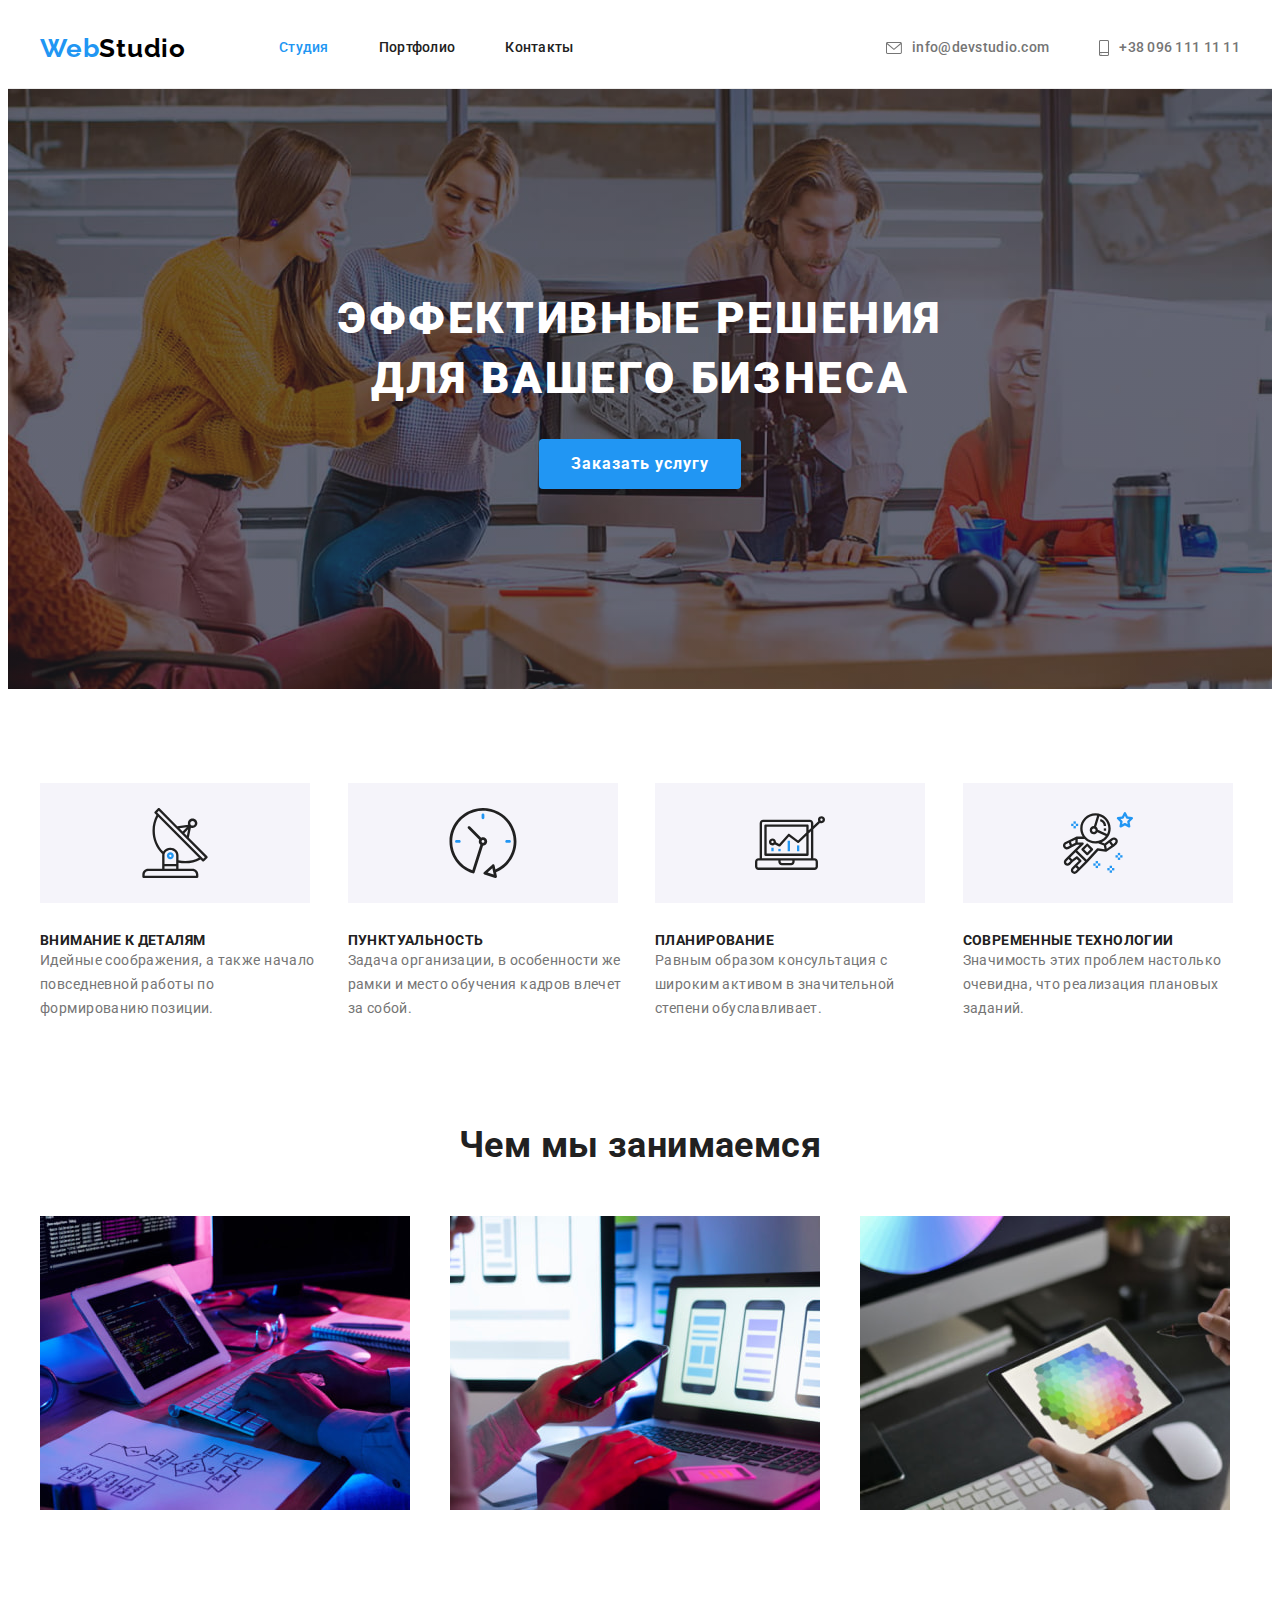
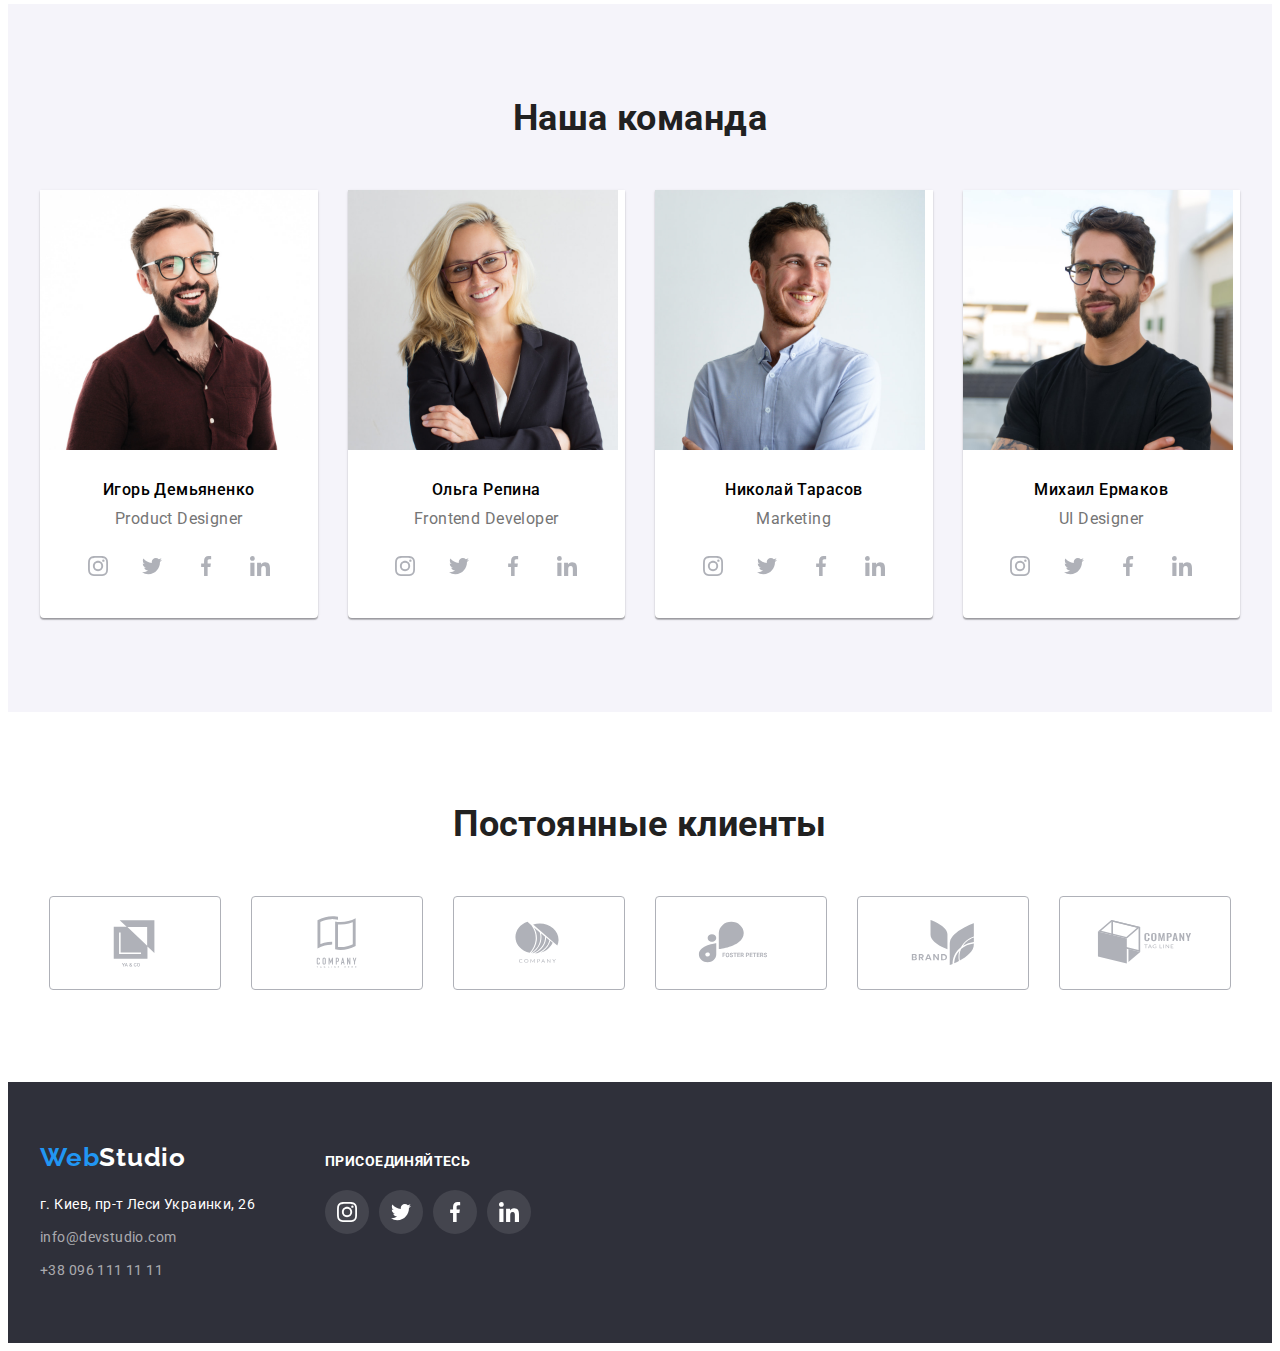
<file: index.html>
<!DOCTYPE html>
<html lang="en">
  <head>
    <meta charset="UTF-8" />
    <meta http-equiv="X-UA-Compatible" content="IE=edge" />
    <meta name="viewport" content="width=device-width, initial-scale=1.0" />
    <title>Web Studio</title>
    <!-- Project fonts -->
    <link rel="preconnect" href="https://fonts.googleapis.com" />
    <link rel="preconnect" href="https://fonts.gstatic.com" crossorigin />
    <link
      href="https://fonts.googleapis.com/css2?family=Raleway:wght@700&family=Roboto:wght@400;500;700;900&display=swap"
      rel="stylesheet"
    />
    <!-- Normalize -->
    <link
      rel="stylesheet"
      href="https://cdnjs.cloudflare.com/ajax/libs/modern-normalize/1.1.0/modern-normalize.min.css"
      integrity="sha512-wpPYUAdjBVSE4KJnH1VR1HeZfpl1ub8YT/NKx4PuQ5NmX2tKuGu6U/JRp5y+Y8XG2tV+wKQpNHVUX03MfMFn9Q=="
      crossorigin="anonymous"
      referrerpolicy="no-referrer"
    />
    <!-- Custom styles -->
    <link rel="stylesheet" href="./css/styles.css" />
  </head>
  <body>
    <!-- Шапка  сайту-->
    <header class="header">
      <div class="container header-container">
        <a href="./index.html" class="logo">Web<span class="logo-black">Studio</span> </a>
        <nav class="navigator">
          <ul class="list navigator-list">
            <li class="navigator-item">
              <a class="navigator-link current" href="./index.html">Студия</a>
            </li>
            <li class="navigator-item">
              <a class="navigator-link" href="./portfolio.html">Портфолио</a>
            </li>
            <li class="navigator-item"><a class="navigator-link" href="#contacts">Контакты</a></li>
          </ul>
        </nav>
        <ul class="list contacts-list">
          <li class="contacts-item">
            <a class="contacts" href="mailto:info@devstudio.com">
              <svg class="contacts-icon" width="16px" height="12px">
                <use href="./images/sprite.svg#icon-envelope "></use>
              </svg>
              info@devstudio.com</a
            >
          </li>
          <li class="contacts-item">
            <a class="contacts" href="tel:380961111111">
              <svg class="contacts-icon" width="10px" height="16px">
                <use href="./images/sprite.svg#icon-smartphone "></use>
              </svg>
              +38 096 111 11 11</a
            >
          </li>
        </ul>
      </div>
    </header>
    <main class="main">
      <!-- Секція "герой" -->
      <section class="hero">
        <div class="container">
          <h1 class="hero-title">Эффективные решения для вашего бизнеса</h1>
          <button class="hero-btn" type="button" name="order">Заказать услугу</button>
        </div>
      </section>
      <!-- Секція "переваги" (назва секції прихована)-->
      <section class="advantage">
        <div class="container">
          <h2 class="section-title invisible">Преимущества</h2>
          <ul class="list adv grid">
            <li class="item grid-item">
              <div class="picture-box">
                <svg class="adv-icon" width="70" height="70">
                  <use href="./images/sprite.svg#icon-antenna"></use>
                </svg>
              </div>
              <h3 class="title">Внимание к деталям</h3>
              <p class="text">
                Идейные соображения, а также начало повседневной работы по формированию позиции.
              </p>
            </li>
            <li class="item grid-item">
              <div class="picture-box">
                <svg class="adv-icon" width="70" height="70">
                  <use href="./images/sprite.svg#icon-clock"></use>
                </svg>
              </div>
              <h3 class="title">Пунктуальность</h3>
              <p class="text">
                Задача организации, в особенности же рамки и место обучения кадров влечет за собой.
              </p>
            </li>
            <li class="item grid-item">
              <div class="picture-box">
                <svg class="adv-icon" width="70" height="70">
                  <use href="./images/sprite.svg#icon-diagram"></use>
                </svg>
              </div>
              <h3 class="title">Планирование</h3>
              <p class="text">
                Равным образом консультация с широким активом в значительной степени обуславливает.
              </p>
            </li>
            <li class="item grid-item">
              <div class="picture-box">
                <svg class="adv-icon" width="70" height="70">
                  <use href="./images/sprite.svg#icon-astronaut"></use>
                </svg>
              </div>
              <h3 class="title">Современные технологии</h3>
              <p class="text">
                Значимость этих проблем настолько очевидна, что реализация плановых заданий.
              </p>
            </li>
          </ul>
        </div>
      </section>
      <!-- Секція "Чим ми займаємось" -->
      <section class="works">
        <div class="container">
          <h2 class="section-title">Чем мы занимаемся</h2>
          <ul class="list work grid">
            <li class="grid-item">
              <img src="./images/work/img1.jpg" alt="Web development" width="370" />
            </li>
            <li class="grid-item">
              <img src="./images/work/img2.jpg" alt="Mobile applications" width="370" />
            </li>
            <li class="grid-item"><img src="./images/work/img3.jpg" alt="Design" width="370" /></li>
          </ul>
        </div>
      </section>
      <!-- Секція "команда" -->
      <section class="comand">
        <div class="container">
          <h2 class="section-title">Наша команда</h2>
          <ul class="list ccards grid">
            <li class="ccard grid-item">
              <img src="./images/comand/img1.jpg" alt="photo by Igor Demyanenko" width="270" />
              <div class="person">
                <h3 class="name">Игорь Демьяненко</h3>
                <p class="prof" lang="en">Product Designer</p>
                <ul class="social list">
                  <li class="social-item">
                    <a
                      class="social-link"
                      href=""
                      target="_blank"
                      rel="noopener noreferrer"
                      aria-label="Instagram"
                    >
                      <svg class="social-icon" width="20" height="20">
                        <use href="./images/sprite.svg#icon-instagram"></use>
                      </svg>
                    </a>
                  </li>
                  <li class="social-item">
                    <a
                      class="social-link"
                      href=""
                      target="_blank"
                      rel="noopener noreferrer"
                      aria-label="twitter"
                    >
                      <svg class="social-icon" width="20" height="20">
                        <use href="./images/sprite.svg#icon-twitter"></use>
                      </svg>
                    </a>
                  </li>
                  <li class="social-item">
                    <a
                      class="social-link"
                      href=""
                      target="_blank"
                      rel="noopener noreferrer"
                      aria-label="facebook"
                    >
                      <svg class="social-icon" width="20" height="20">
                        <use href="./images/sprite.svg#icon-facebook"></use>
                      </svg>
                    </a>
                  </li>
                  <li class="social-item">
                    <a
                      class="social-link"
                      href=""
                      target="_blank"
                      rel="noopener noreferrer"
                      aria-label="linkedin"
                    >
                      <svg class="social-icon" width="20" height="20">
                        <use href="./images/sprite.svg#icon-linkedin"></use>
                      </svg>
                    </a>
                  </li>
                </ul>
              </div>
            </li>
            <li class="ccard grid-item">
              <img src="./images/comand/img2.jpg" alt="photo by Olga Repina" width="270" />
              <div class="person">
                <h3 class="name">Ольга Репина</h3>
                <p class="prof" lang="en">Frontend Developer</p>
                <ul class="social list">
                  <li class="social-item">
                    <a
                      class="social-link"
                      href=""
                      target="_blank"
                      rel="noopener noreferrer"
                      aria-label="Instagram"
                    >
                      <svg class="social-icon" width="20" height="20">
                        <use href="./images/sprite.svg#icon-instagram"></use>
                      </svg>
                    </a>
                  </li>
                  <li class="social-item">
                    <a
                      class="social-link"
                      href=""
                      target="_blank"
                      rel="noopener noreferrer"
                      aria-label="twitter"
                    >
                      <svg class="social-icon" width="20" height="20">
                        <use href="./images/sprite.svg#icon-twitter"></use>
                      </svg>
                    </a>
                  </li>
                  <li class="social-item">
                    <a
                      class="social-link"
                      href=""
                      target="_blank"
                      rel="noopener noreferrer"
                      aria-label="facebook"
                    >
                      <svg class="social-icon" width="20" height="20">
                        <use href="./images/sprite.svg#icon-facebook"></use>
                      </svg>
                    </a>
                  </li>
                  <li class="social-item">
                    <a
                      class="social-link"
                      href=""
                      target="_blank"
                      rel="noopener noreferrer"
                      aria-label="linkedin"
                    >
                      <svg class="social-icon" width="20" height="20">
                        <use href="./images/sprite.svg#icon-linkedin"></use>
                      </svg>
                    </a>
                  </li>
                </ul>
              </div>
            </li>
            <li class="ccard grid-item">
              <img src="./images/comand/img3.jpg" alt="photo by Nikolai Tarasov" width="270" />
              <div class="person">
                <h3 class="name">Николай Тарасов</h3>
                <p class="prof" lang="en">Marketing</p>
                <ul class="social list">
                  <li class="social-item">
                    <a
                      class="social-link"
                      href=""
                      target="_blank"
                      rel="noopener noreferrer"
                      aria-label="Instagram"
                    >
                      <svg class="social-icon" width="20" height="20">
                        <use href="./images/sprite.svg#icon-instagram"></use>
                      </svg>
                    </a>
                  </li>
                  <li class="social-item">
                    <a
                      class="social-link"
                      href=""
                      target="_blank"
                      rel="noopener noreferrer"
                      aria-label="twitter"
                    >
                      <svg class="social-icon" width="20" height="20">
                        <use href="./images/sprite.svg#icon-twitter"></use>
                      </svg>
                    </a>
                  </li>
                  <li class="social-item">
                    <a
                      class="social-link"
                      href=""
                      target="_blank"
                      rel="noopener noreferrer"
                      aria-label="facebook"
                    >
                      <svg class="social-icon" width="20" height="20">
                        <use href="./images/sprite.svg#icon-facebook"></use>
                      </svg>
                    </a>
                  </li>
                  <li class="social-item">
                    <a
                      class="social-link"
                      href=""
                      target="_blank"
                      rel="noopener noreferrer"
                      aria-label="linkedin"
                    >
                      <svg class="social-icon" width="20" height="20">
                        <use href="./images/sprite.svg#icon-linkedin"></use>
                      </svg>
                    </a>
                  </li>
                </ul>
              </div>
            </li>
            <li class="ccard grid-item">
              <img src="./images/comand/img4.jpg" alt="photo by Mikhail Ermakov" width="270" />
              <div class="person">
                <h3 class="name">Михаил Ермаков</h3>
                <p class="prof" lang="en">UI Designer</p>
                <ul class="social list">
                  <li class="social-item">
                    <a
                      class="social-link"
                      href=""
                      target="_blank"
                      rel="noopener noreferrer"
                      aria-label="Instagram"
                    >
                      <svg class="social-icon" width="20" height="20">
                        <use href="./images/sprite.svg#icon-instagram"></use>
                      </svg>
                    </a>
                  </li>
                  <li class="social-item">
                    <a
                      class="social-link"
                      href=""
                      target="_blank"
                      rel="noopener noreferrer"
                      aria-label="twitter"
                    >
                      <svg class="social-icon" width="20" height="20">
                        <use href="./images/sprite.svg#icon-twitter"></use>
                      </svg>
                    </a>
                  </li>
                  <li class="social-item">
                    <a
                      class="social-link"
                      href=""
                      target="_blank"
                      rel="noopener noreferrer"
                      aria-label="facebook"
                    >
                      <svg class="social-icon" width="20" height="20">
                        <use href="./images/sprite.svg#icon-facebook"></use>
                      </svg>
                    </a>
                  </li>
                  <li class="social-item">
                    <a
                      class="social-link"
                      href=""
                      target="_blank"
                      rel="noopener noreferrer"
                      aria-label="linkedin"
                    >
                      <svg class="social-icon" width="20" height="20">
                        <use href="./images/sprite.svg#icon-linkedin"></use>
                      </svg>
                    </a>
                  </li>
                </ul>
              </div>
            </li>
          </ul>
        </div>
      </section>
      <!-- Секція "Постійні клієнти" -->
      <section class="clients">
        <div class="container">
          <h2 class="section-title">Постоянные клиенты</h2>
          <ul class="list">
            <li class="item">
              <a class="link" href="">
                <svg class="clients-icon" width="106" height="60">
                  <use href="./images/sprite.svg#icon-logo1"></use>
                </svg>
              </a>
            </li>
            <li class="item">
              <a class="link" href="">
                <svg class="clients-icon" width="106" height="60">
                  <use href="./images/sprite.svg#icon-logo2"></use>
                </svg>
              </a>
            </li>
            <li class="item">
              <a class="link" href="">
                <svg class="clients-icon" width="106" height="60">
                  <use href="./images/sprite.svg#icon-logo3"></use>
                </svg>
              </a>
            </li>
            <li class="item">
              <a class="link" href="">
                <svg class="clients-icon" width="106" height="60">
                  <use href="./images/sprite.svg#icon-logo4"></use>
                </svg>
              </a>
            </li>
            <li class="item">
              <a class="link" href="">
                <svg class="clients-icon" width="106" height="60">
                  <use href="./images/sprite.svg#icon-logo5"></use>
                </svg>
              </a>
            </li>
            <li class="item">
              <a class="link" href="">
                <svg class="clients-icon" width="106" height="60">
                  <use href="./images/sprite.svg#icon-logo6"></use>
                </svg>
              </a>
            </li>
          </ul>
        </div>
      </section>
    </main>
    <!-- Підвал сайту -->
    <footer class="footer">
      <div class="container">
        <div class="address-container">
          <a class="logo" href="./index.html">Web<span class="logo-white">Studio</span> </a>
          <address class="address" id="contacts">
            <ul class="list ads">
              <li class="item">
                <a
                  class="map"
                  href="//goo.gl/maps/XvVAJL7zwZZcy64VA"
                  target="_blank"
                  rel="noopener noreferrer"
                  >г. Киев, пр-т Леси Украинки, 26</a
                >
              </li>
              <li class="item">
                <a class="mail" href="mailto:info@devstudio.com">info@devstudio.com</a>
              </li>
              <li class="item">
                <a class="tel" href="tel:380961111111">+38 096 111 11 11</a>
              </li>
            </ul>
          </address>
        </div>
        <div class="call">
          <h3 class="call-title">Присоединяйтесь</h3>
          <ul class="list">
            <li class="item">
              <a
                class="call-link"
                href=""
                target="_blank"
                rel="noopener noreferrer"
                aria-label="Instagram"
              >
                <svg class="call-icon" width="20" height="20">
                  <use href="./images/sprite.svg#icon-instagram"></use>
                </svg>
              </a>
            </li>
            <li class="item">
              <a
                class="call-link"
                href=""
                target="_blank"
                rel="noopener noreferrer"
                aria-label="twitter"
              >
                <svg class="call-icon" width="20" height="20">
                  <use href="./images/sprite.svg#icon-twitter"></use>
                </svg>
              </a>
            </li>
            <li class="item">
              <a
                class="call-link"
                href=""
                target="_blank"
                rel="noopener noreferrer"
                aria-label="facebook"
              >
                <svg class="call-icon" width="20" height="20">
                  <use href="./images/sprite.svg#icon-facebook"></use>
                </svg>
              </a>
            </li>
            <li class="item">
              <a
                class="call-link"
                href=""
                target="_blank"
                rel="noopener noreferrer"
                aria-label="linkedin"
              >
                <svg class="call-icon" width="20" height="20">
                  <use href="./images/sprite.svg#icon-linkedin"></use>
                </svg>
              </a>
            </li>
          </ul>
        </div>
      </div>
    </footer>
  </body>
</html>
</file>
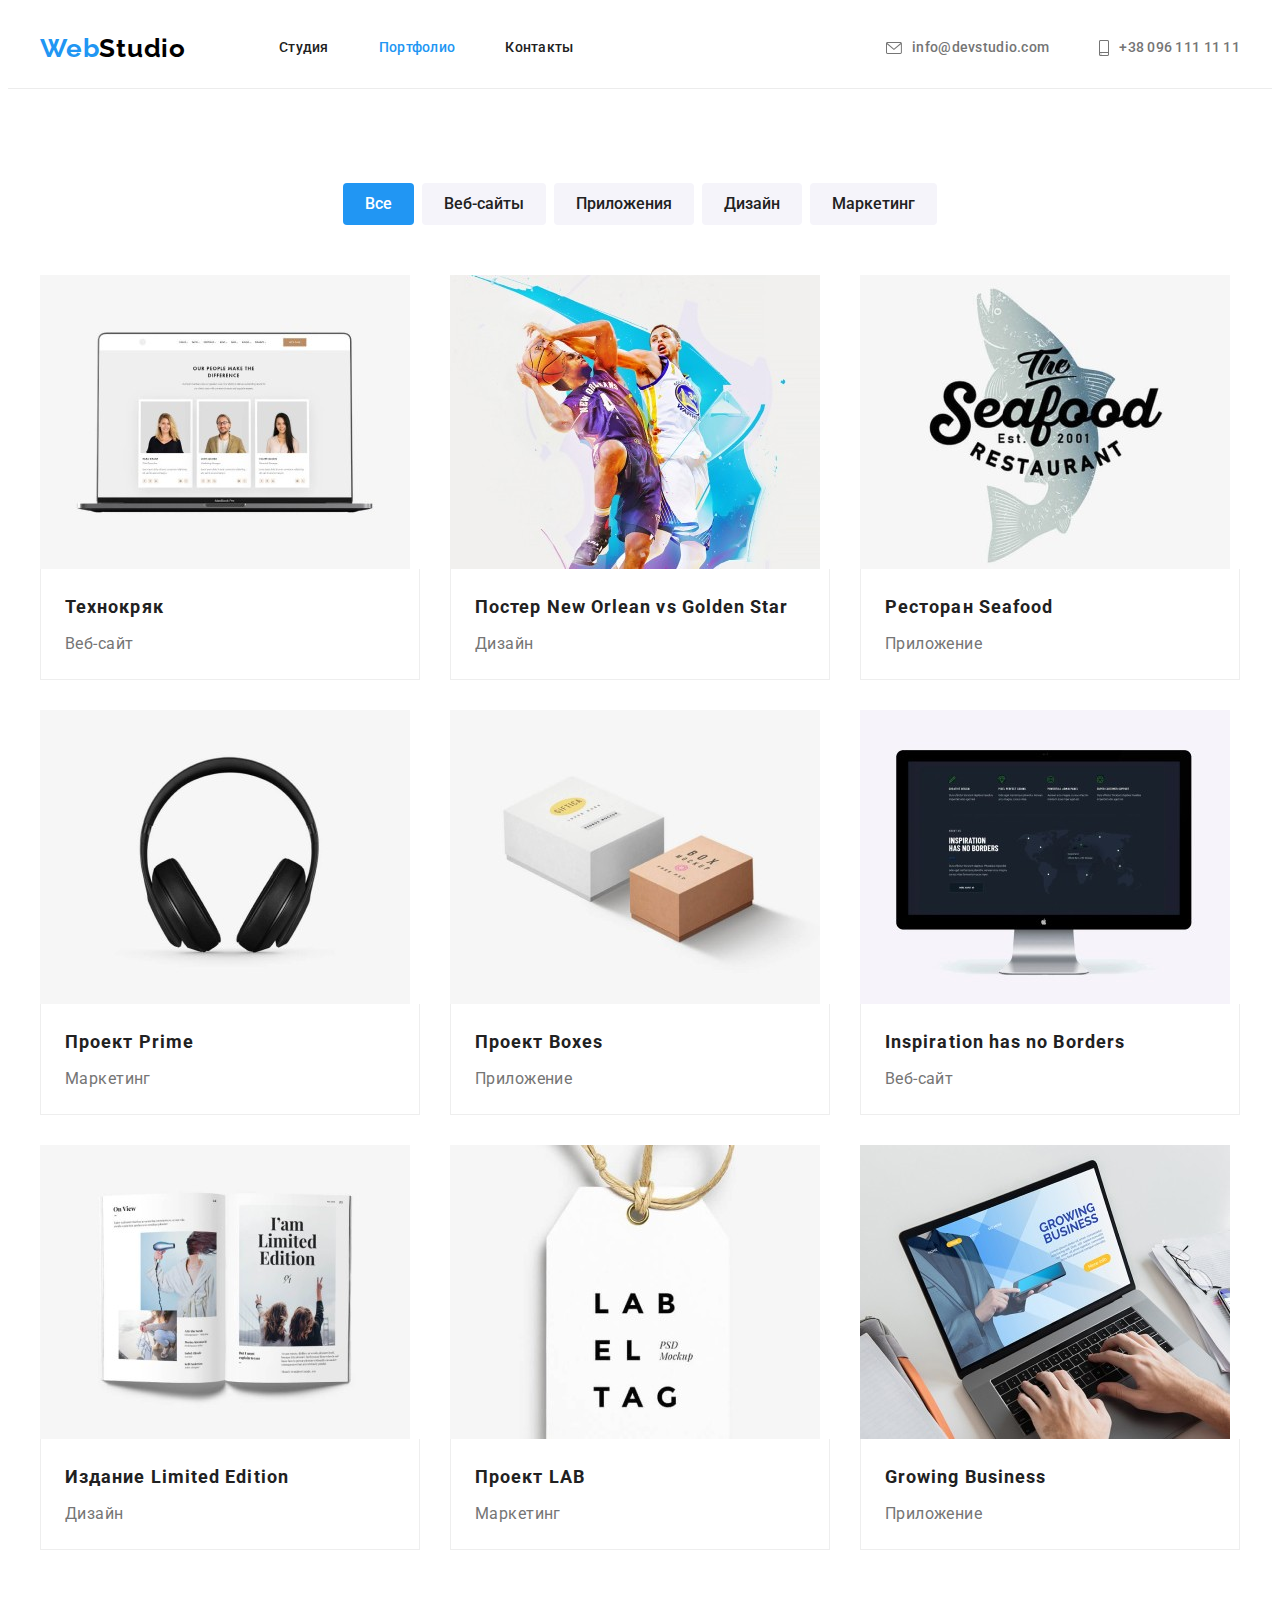
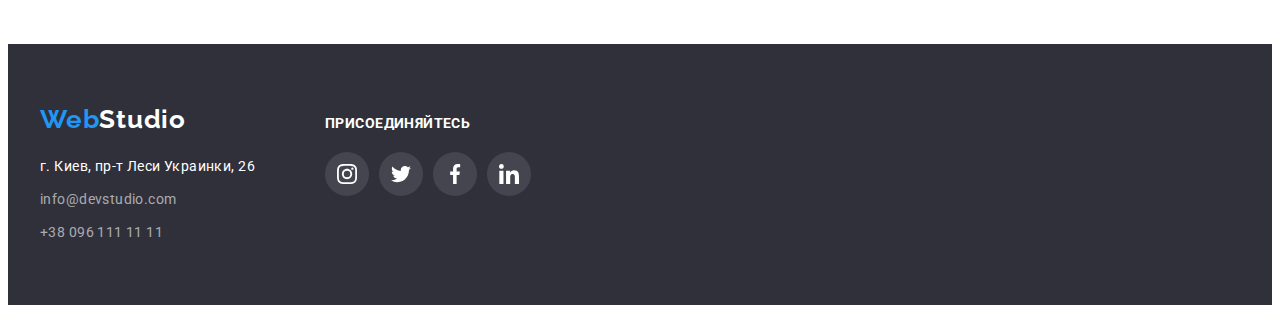
<file: portfolio.html>
<!DOCTYPE html>
<html lang="en">
  <head>
    <meta charset="UTF-8" />
    <meta http-equiv="X-UA-Compatible" content="IE=edge" />
    <meta name="viewport" content="width=device-width, initial-scale=1.0" />
    <title>Portfolio</title>
    <!-- Project fonts -->
    <link rel="preconnect" href="https://fonts.googleapis.com" />
    <link rel="preconnect" href="https://fonts.gstatic.com" crossorigin />
    <link
      href="https://fonts.googleapis.com/css2?family=Raleway:wght@700&family=Roboto:wght@400;500;700;900&display=swap"
      rel="stylesheet"
    />
    <!-- Normalize -->
    <link
      rel="stylesheet"
      href="https://cdnjs.cloudflare.com/ajax/libs/modern-normalize/1.1.0/modern-normalize.min.css"
      integrity="sha512-wpPYUAdjBVSE4KJnH1VR1HeZfpl1ub8YT/NKx4PuQ5NmX2tKuGu6U/JRp5y+Y8XG2tV+wKQpNHVUX03MfMFn9Q=="
      crossorigin="anonymous"
      referrerpolicy="no-referrer"
    />
    <!-- Custom styles -->
    <link rel="stylesheet" href="./css/styles.css" />
  </head>
  <body>
    <!-- Шапка сайту -->
    <header class="header">
      <div class="container header-container">
        <a href="./index.html" class="logo">Web<span class="logo-black">Studio</span> </a>
        <nav class="navigator">
          <ul class="list navigator-list">
            <li class="navigator-item"><a class="navigator-link" href="./index.html">Студия</a></li>
            <li class="navigator-item">
              <a class="navigator-link current" href="./portfolio.html">Портфолио</a>
            </li>
            <li class="navigator-item"><a class="navigator-link" href="#contacts">Контакты</a></li>
          </ul>
        </nav>
        <ul class="list contacts-list">
          <li class="contacts-item">
            <a class="contacts" href="mailto:info@devstudio.com">
              <svg class="contacts-icon" width="16px" height="12px">
                <use href="./images/sprite.svg#icon-envelope "></use>
              </svg>
              info@devstudio.com</a
            >
          </li>
          <li class="contacts-item">
            <a class="contacts" href="tel:380961111111">
              <svg class="contacts-icon" width="10px" height="16px">
                <use href="./images/sprite.svg#icon-smartphone "></use>
              </svg>
              +38 096 111 11 11</a
            >
          </li>
        </ul>
      </div>
    </header>
    <main>
      <section class="section portfolio">
        <h1 class="invisible">Портфолио</h1>
        <!-- Кнопки вибору -->
        <div class="container">
          <ul class="list button">
            <li class="item"><button class="btn current" type="button">Все</button></li>
            <li class="item"><button class="btn" type="button">Веб-сайты</button></li>
            <li class="item"><button class="btn" type="button">Приложения</button></li>
            <li class="item"><button class="btn" type="button">Дизайн</button></li>
            <li class="item"><button class="btn" type="button">Маркетинг</button></li>
          </ul>
          <!-- Картки вибіркового перегляду  -->
          <ul class="list cards grid">
            <li class="item grid-item">
              <a class="card" href="">
                <img src="./images/portfolio/img1.jpg" width="370" alt="Технокряк" />
                <div class="text-bloc">
                  <h2 class="card-title">Технокряк</h2>
                  <p class="card-type">Веб-сайт</p>
                </div>
              </a>
            </li>
            <li class="item grid-item">
              <a class="card" href="">
                <img
                  src="./images/portfolio/img2.jpg"
                  width="370"
                  alt="Постер New Orlean vs Golden Star"
                />
                <div class="text-bloc">
                  <h2 class="card-title">Постер New Orlean vs Golden Star</h2>
                  <p class="card-type">Дизайн</p>
                </div>
              </a>
            </li>
            <li class="item grid-item">
              <a class="card" href="">
                <img src="./images/portfolio/img3.jpg" width="370" alt="Ресторан Seafood" />
                <div class="text-bloc">
                  <h2 class="card-title">Ресторан Seafood</h2>
                  <p class="card-type">Приложение</p>
                </div>
              </a>
            </li>
            <li class="item grid-item">
              <a class="card" href="">
                <img src="./images/portfolio/img4.jpg" width="370" alt="Проект Prime" />
                <div class="text-bloc">
                  <h2 class="card-title">Проект Prime</h2>
                  <p class="card-type">Маркетинг</p>
                </div>
              </a>
            </li>
            <li class="item grid-item">
              <a class="card" href="">
                <img src="./images/portfolio/img5.jpg" width="370" alt="Проект Boxes" />
                <div class="text-bloc">
                  <h2 class="card-title">Проект Boxes</h2>
                  <p class="card-type">Приложение</p>
                </div>
              </a>
            </li>
            <li class="item grid-item">
              <a class="card" href="">
                <img
                  src="./images/portfolio/img6.jpg"
                  width="370"
                  alt="Inspiration has no Borders"
                />
                <div class="text-bloc">
                  <h2 class="card-title">Inspiration has no Borders</h2>
                  <p class="card-type">Веб-сайт</p>
                </div>
              </a>
            </li>
            <li class="item grid-item">
              <a class="card" href="">
                <img src="./images/portfolio/img7.jpg" width="370" alt="Издание Limited Edition" />
                <div class="text-bloc">
                  <h2 class="card-title">Издание Limited Edition</h2>
                  <p class="card-type">Дизайн</p>
                </div>
              </a>
            </li>
            <li class="item grid-item">
              <a class="card" href="">
                <img src="./images/portfolio/img8.jpg" width="370" alt="Проект LAB" />
                <div class="text-bloc">
                  <h2 class="card-title">Проект LAB</h2>
                  <p class="card-type">Маркетинг</p>
                </div>
              </a>
            </li>
            <li class="item grid-item">
              <a class="card" href="">
                <img src="./images/portfolio/img9.jpg" width="370" alt="Growing Business" />
                <div class="text-bloc">
                  <h2 class="card-title">Growing Business</h2>
                  <p class="card-type">Приложение</p>
                </div>
              </a>
            </li>
          </ul>
        </div>
      </section>
    </main>
    <footer class="footer">
      <div class="container">
        <div class="address-container">
          <a class="logo" href="./index.html">Web<span class="logo-white">Studio</span> </a>
          <address class="address" id="contacts">
            <ul class="list ads">
              <li class="item">
                <a
                  class="map"
                  href="//goo.gl/maps/XvVAJL7zwZZcy64VA"
                  target="_blank"
                  rel="noopener noreferrer"
                  >г. Киев, пр-т Леси Украинки, 26</a
                >
              </li>
              <li class="item">
                <a class="mail" href="mailto:info@devstudio.com">info@devstudio.com</a>
              </li>
              <li class="item">
                <a class="tel" href="tel:380961111111">+38 096 111 11 11</a>
              </li>
            </ul>
          </address>
        </div>
        <div class="call">
          <h3 class="call-title">Присоединяйтесь</h3>
          <ul class="list">
            <li class="item">
              <a
                class="call-link"
                href=""
                target="_blank"
                rel="noopener noreferrer"
                aria-label="Instagram"
              >
                <svg class="call-icon" width="20" height="20">
                  <use href="./images/sprite.svg#icon-instagram"></use>
                </svg>
              </a>
            </li>
            <li class="item">
              <a
                class="call-link"
                href=""
                target="_blank"
                rel="noopener noreferrer"
                aria-label="twitter"
              >
                <svg class="call-icon" width="20" height="20">
                  <use href="./images/sprite.svg#icon-twitter"></use>
                </svg>
              </a>
            </li>
            <li class="item">
              <a
                class="call-link"
                href=""
                target="_blank"
                rel="noopener noreferrer"
                aria-label="facebook"
              >
                <svg class="call-icon" width="20" height="20">
                  <use href="./images/sprite.svg#icon-facebook"></use>
                </svg>
              </a>
            </li>
            <li class="item">
              <a
                class="call-link"
                href=""
                target="_blank"
                rel="noopener noreferrer"
                aria-label="linkedin"
              >
                <svg class="call-icon" width="20" height="20">
                  <use href="./images/sprite.svg#icon-linkedin"></use>
                </svg>
              </a>
            </li>
          </ul>
        </div>
      </div>
    </footer>
  </body>
</html>
</file>
<file: css/styles.css>
:root {
    /*    Шрифти    */
    --primary-font: 'Roboto',  sans-serif;
    --secondary-font: 'Raleway', sans-serif;
    /*    Колір тексту    */
    --primary-text-color: #212121;
    --secondary-text-color: #757575;
    --third-text-color: #FFFFFF;
    --accent-color: #2196f3;
    /*    Колір фону    */
    --primary-bg-color: #FFFFFF;
    --secondary-bg-color: #F5F4FA;
    /*    Сітка    */
    --items: 2;
    --indent: 30px;
}

body {
    background-color:var(--primary-bg-color);
    font-family: var(--primary-font);
    font-size: 14px;
    line-height: 1.17;
    letter-spacing: 0.03em;
 }
 h1, h2, h3, h4, h5, h6, p{
     margin: 0;
 }
 img{
     display: block;
    max-width: 100%;
    height: auto;
 }
 html{
     scroll-behavior: smooth;
 }

.container{
    /* outline: 1px solid red; */
    width: 1200px;
    padding-left: 15px;
    padding-right: 15px;
    margin-left: auto;
    margin-right: auto;
}
.list{ 
    list-style: none;
    padding: 0;
    margin: 0;
}
.grid{
    display: flex;
    flex-wrap: wrap;
    gap: var(--indent);
}
.grid-item {
    flex-basis: calc((100% - (var(--items) - 1) * var(--indent)) / var(--items));
} 

/* ============================== */
/*          H e a d e r           */
/* ============================== */

.header {
    background: var(--primary-bg-color);
    border-bottom: 1px solid #ECECEC;
}

.header-container{
    display: flex;
    align-items: center;
}
/* логотип */
.logo {
    color: var(--accent-color);
    font-family: var(--secondary-font);
    font-weight: 700;
    font-size: 26px;
    line-height: 1.19;
    letter-spacing: 0.03em;
    text-decoration: none;
}
.header .logo{
    margin-right: 93px;
}
.logo-black {
    color: black;
}
.logo-white {
    color: white;
}

/* меню навігатора */
.navigator-list{
    display: flex;
    align-items: center;
}
.navigator-item {
    margin-right: 50px;
}
.navigator-item:last-child{
    margin: 0;
}
.navigator-link {
    display: block;
    padding-top: 32px;
    padding-bottom: 32px;

    color: var(--primary-text-color);
    /* font-family: var(--primary-font); */
    font-weight: 500;
    line-height: 1.14;
    letter-spacing: 0.02em;
    text-decoration: none;
}
.navigator-link:hover,
.navigator-link:focus,
.current {
    color: var(--accent-color);
}

/* контакти */
.contacts-list {
    display: flex;
    margin-left: auto;
    align-items: center;
}
.contacts {
    display: flex;
    align-items: center;
    justify-content: space-between;
    padding-top: 32px;
    padding-bottom: 32px;


    font-weight: 500;
    line-height: 1.14;
    letter-spacing: 0.02em;
    list-style: none;
    text-decoration: none;
    color: var(--secondary-text-color);
}
.contacts:hover,
.contacts:focus {
    color: var(--accent-color);
}
.contacts-item:first-child{
    margin-right: 50px;
}
.contacts-icon{
    fill: currentColor;
    margin-right: 10px;

}

/* ============================== */
/*            M a i n             */ 
/* ============================== */

/* Секція "герой" */
.hero { 
    max-width: 1600px;
    margin-left: auto;
    margin-right: auto;
    padding-top: 200px;
    padding-bottom: 200px;
    text-align: center;
    background-color: #2F303A;
    background-image: linear-gradient(to bottom, rgba(47, 48, 58, 0.4), rgba(47, 48, 58, 0.4)), url('../images/bg/hero.jpg');
    background-repeat: no-repeat;
    background-position: center;
    background-size: cover;
    }
.hero-title { 
    margin-right: auto;
    margin-left: auto;
    width: 696px;
    margin-bottom: 30px;

    font-weight: 900;
    font-size: 44px;
    line-height: 1.36;
    text-align: center;
    letter-spacing: 0.06em;
    text-transform: uppercase;
    color: var(--third-text-color);
}
.hero-btn {
    display: inline-block;
    min-width: 200px;
    border-radius: 4px;
    padding: 10px 32px;
    border: none;

    font-family:inherit;
    font-weight: 700;
    font-size: 16px;
    line-height: 1.88;
    letter-spacing: 0.06em;
    cursor: pointer;
    background-color: var(--accent-color);
    color: var(--third-text-color);
    box-shadow: 0px 4px 4px rgba(0, 0, 0, 0.15);
}


/* Назви секцій  */
.section-title {
    font-weight: 700;
    font-size: 36px;
    line-height: 1.16;
    text-align: center;
    color: var(--primary-text-color);
}

/* Секція "Переваги" */
.advantage {
    padding-top: 94px;
    padding-bottom: 94px;
}
.invisible {
    position: absolute;
    white-space: nowrap;
    width: 1px;
    height: 1px;
    overflow: hidden;
    border: 0;
    padding: 0;
    clip: rect(0 0 0 0);
    clip-path: inset(50%);
    margin: -1px;
}
.picture-box{
    display: flex;
    align-items: center;
    justify-content: center;
    background-color: #F5F4FA;
    width: 270px;
    height: 120px;
    margin-bottom: 30px;
}
.adv-icon{
    fill: var(--primary-text-color);
    --color2: var(--accent-color);
}
.adv,
.work,
.ccards {
    display: flex;
    align-items: center;
    justify-content: space-between;
}
.adv .item{
    --items:4;
    width: 270px;
}
.adv .item{
margin-bottom: 10px;
color: var(--primary-text-color);
}
.adv .title, 
.call-title{ 
    font-weight: 700;
    font-size: 14px;
    line-height: 1.14;
    text-transform: uppercase; 
} 

.adv .text {
    line-height: 1.71;
    color:var(--secondary-text-color);
}

/* Секція "Чим ми займаємось" */
.works{
    padding-bottom: 94px;
}
.work .grid-item{
    --items:3;
}
.works .section-title,
.comand .section-title,
.clients .section-title {
    margin-bottom: 50px;
}

/* Секція "Команда" */
.comand {
    padding-top: 94px;
    padding-bottom: 94px;
    background: var(--secondary-bg-color);
}
.ccard{
    --items:4;
    background: var(--primary-bg-color);
    box-shadow: 0px 1px 3px rgba(0, 0, 0, 0.12),
    0px 1px 1px rgba(0, 0, 0, 0.14),
    0px 2px 1px rgba(0, 0, 0, 0.2);
    border-radius: 0px 0px 4px 4px;
}
.person{
    padding-top: 30px;
    padding-bottom: 30px;
}
.name {
    margin-bottom: 10px;
    font-weight: 500;
    font-size: 16px;
    line-height: 1.19;
    text-align: center;
}
.prof {
    margin-bottom: 16px;
    font-size: 16px;
    line-height: 1.19;
    text-align: center;    
    color: var(--secondary-text-color);
}
/* Секція "Команда" - Соц.мережі */
.social {
    display: flex;
    align-items: center;
    justify-content: center;
}

.social-link {
    display: flex;
    align-items: center;
    justify-content: center;
    width: 44px;
    height: 44px;
    border-radius: 50%;
    background-color: var(--primary-bg-color);
}

.social-link:hover,
.social-link:focus {
    background-color: var(--accent-color);
}

.social-link:hover .social-icon,
.social-link:focus .social-icon {
    fill: var(--third-text-color);
}

.social-item {
    margin-right: 10px;
}

.social-item:last-child {
    margin-right: 0;
}

.social-icon {
    fill: #AFB1B8;
}

/* Секція "Постійні клієнти" */
.clients{
    padding-top: 92px;
    padding-bottom: 92px;
}
.clients .list{
    display: flex;
    align-items: center;
    justify-content: center;
}
.clients .item {
    margin-right: 30px;
}

.clients .item:last-child {
    margin-right: 0;
}
.clients .link{
    display: flex;
    align-items: center;
    justify-content: center;
    width: 170px;
    height: 92px;

    border: 1px solid #AFB1B8;
    border-radius: 4px;
}
.clients .link:hover,
.clients .link:focus{
    border-color: var(--accent-color);
}
.clients .link:hover .clients-icon,
.clients .link:focus .clients-icon{
    fill: var(--accent-color);
}

.clients-icon{
    fill: #AFB1B8;
}
/* ============================== */
/*         F o o t e r            */
/* ============================== */

.footer {
    display: flex;
    align-items:center;
    justify-content: center;
    flex-wrap: wrap;
    
    padding-top: 60px;
    padding-bottom: 60px;

    background: #2F303A;
}
.footer .container {
    display: flex;
    align-items: baseline;
}
.address-container{
    margin-right: 70px;
}
.footer .logo{
    display: inline-block;
    margin-bottom: 20px;
}
.address {
    line-height: 1.71;
    font-style: normal;
}
.ads .item{
    display: block;
    margin-bottom: 9px;
}
.ads .item:last-child{
    margin-bottom: 0;
}
.map {
    text-decoration: none;
    color:var(--third-text-color);
}
.mail, .tel{
    text-decoration: none;
    color: rgba(255, 255, 255, 0.6);
}

/*  Присоединяйтесь */

.call .list{
    display: flex;
    align-items: center;
    justify-content: center;
}
.call-title{
    margin-bottom: 20px;
    color: var(--third-text-color);
}
.call-link {
    display: flex;
    align-items: center;
    justify-content: center;
    width: 44px;
    height: 44px;
    border-radius: 50%;
    background-color: rgb(255, 255, 255, 0.1);
}
.call-link:hover,
.call-link:focus {
    background-color: var(--accent-color);
}
.call-link:hover .call-icon,
.call-link:focus .call-icon {
    fill: var(--third-text-color);
}
.call .item {
    margin-right: 10px; 
}
.call .item:last-child {
    margin-right: 0;
}
.call-icon {
    fill: var(--third-text-color);
}



/* ============================== */
/*      P o r t f o l i o         */
/* ============================== */

.portfolio {
    padding-top: 94px;
    padding-bottom: 94px;
}

/* Портфолио - кнопки */
.button{
    display: flex;
    align-items: center;
    justify-content: center;
    margin-bottom: 50px;
}
.button .item{
    margin-right: 8px;
}
.button .item:last-child{
    margin-right: 0;
}
.btn {
    padding: 6px 22px;
    border: none;

    font-family: inherit;
    font-weight: 500;
    font-size: 16px;
    line-height: 1.86;
    text-align: center;
    color: var(--primary-text-color);
    background-color: var(--secondary-bg-color);
    border-radius: 4px;
    
}
.btn:hover, 
.btn:focus {
    color: var(--third-text-color);
    background-color: var(--accent-color);
    box-shadow: 0px 3px 1px rgba(0, 0, 0, 0.1),
    0px 1px 2px rgba(0, 0, 0, 0.08),
    0px 2px 2px rgba(0, 0, 0, 0.12);
    border-radius: 4px;
    cursor:pointer;
}
.btn.current {
    color: var(--third-text-color);
    background-color: var(--accent-color);
}

/* Портфоліо - картки */
.cards{
    --items: 3;    
}
.cards .item{
    background: var(--primary-bg-color);    
}
/* .cards .item:nth-child(-n+6){
    margin-bottom: 30px;
} */
.text-bloc{
    padding: 20px 24px;
    border: 1px solid  #EEEEEE;
    border-top: 0; 
}
.card {
    text-decoration: none;
}
.portfolio .card:hover{
    display: block;
    box-shadow: 0px 4px 4px 0px rgba(0, 0, 0, 0.25);
}
.card-title{
    margin-bottom: 4px;

    font-weight: 700;
    font-size: 18px;
    line-height: 2;
    letter-spacing: 0.06em;
    color: var(--primary-text-color)
}
.card-type{
    font-size: 16px;
    line-height: 1.88;
    color: var(--secondary-text-color);
}
</file>
